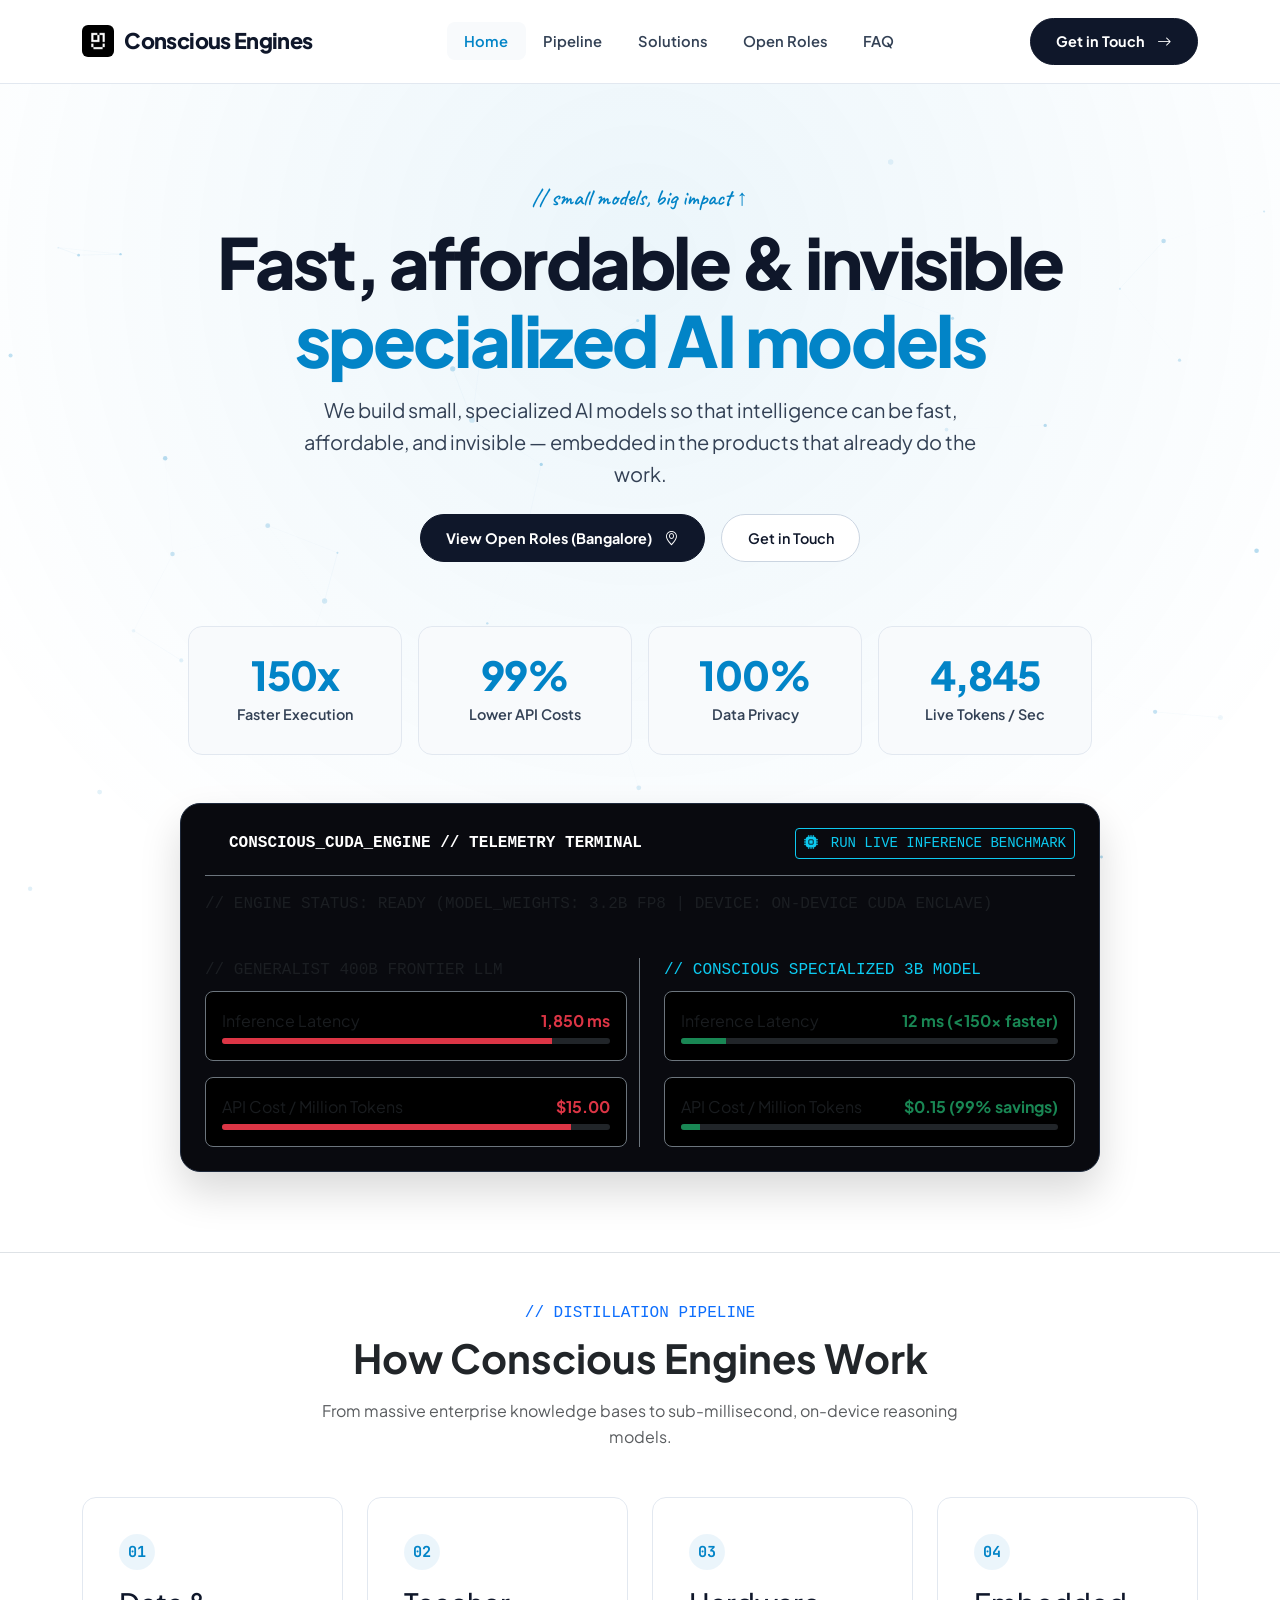
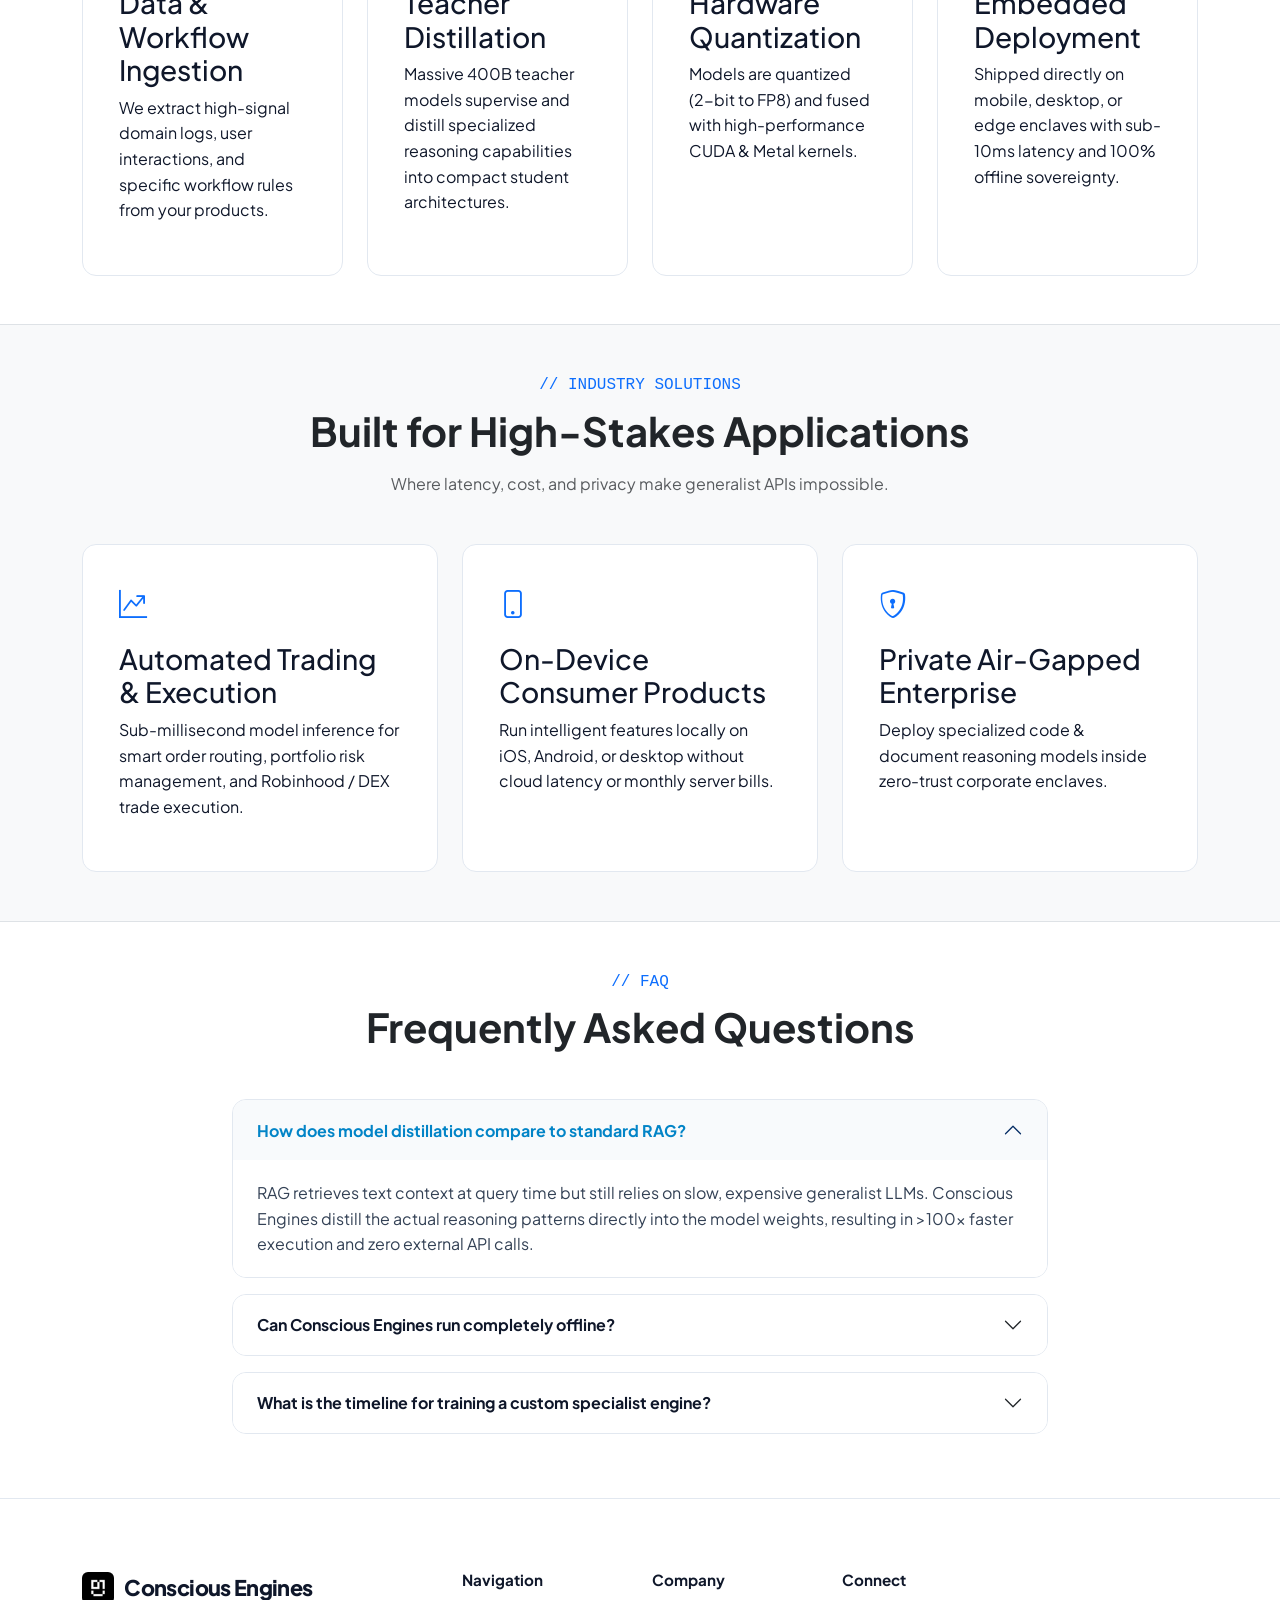
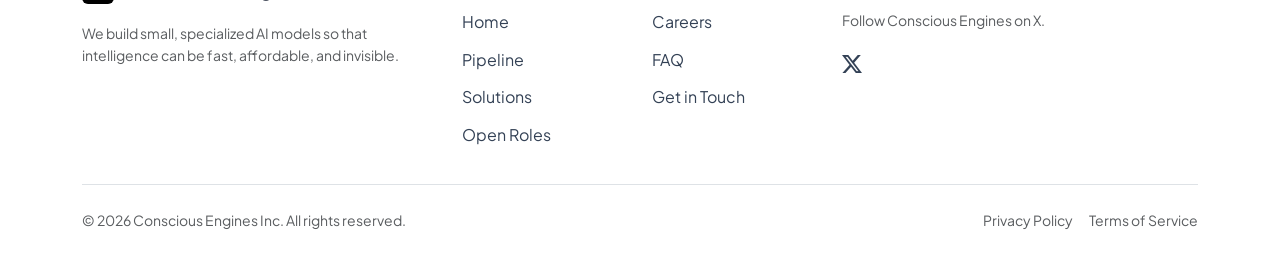
<file: index.html>
<!DOCTYPE html>
<html lang="en">

<head>
    <meta charset="UTF-8">
    <meta name="viewport" content="width=device-width, initial-scale=1.0">
    <title>Conscious Engines | Small, Specialized AI Models</title>
    <meta name="description" content="We build small, specialized AI models so that intelligence can be fast, affordable, and invisible — embedded in the products that already do the work.">

    <!-- Favicon -->
    <link rel="icon" type="image/x-icon" href="favicon.ico">
    <link rel="shortcut icon" type="image/x-icon" href="favicon.ico">
    <link rel="icon" type="image/png" sizes="32x32" href="favicon.png">
    <link rel="apple-touch-icon" href="logo.png">

    <!-- Fonts & Icons -->
    <link rel="preconnect" href="https://fonts.googleapis.com">
    <link rel="preconnect" href="https://fonts.gstatic.com" crossorigin>
    <link href="https://fonts.googleapis.com/css2?family=Caveat:wght@400;600;700&family=Plus+Jakarta+Sans:wght@400;500;600;700;800&family=JetBrains+Mono:wght@400;500;600&display=swap" rel="stylesheet">
    <link href="https://cdn.jsdelivr.net/npm/bootstrap@5.3.0/dist/css/bootstrap.min.css" rel="stylesheet">
    <link rel="stylesheet" href="https://cdn.jsdelivr.net/npm/bootstrap-icons@1.11.3/font/bootstrap-icons.min.css">
    
    <!-- Custom CSS -->
    <link rel="stylesheet" href="styles.css">
</head>

<body>
    <!-- Futuristic Minimalist Top Loading Progress Bar -->
    <div id="ceTopLoader"></div>

    <!-- Floating Ambient Particle Canvas -->
    <canvas id="particleCanvas"></canvas>

    <!-- Navigation Bar -->
    <nav class="navbar navbar-expand-lg">
        <div class="container">
            <a class="navbar-brand" href="index.html">
                <img src="logo.png" alt="Conscious Engines Logo" class="logo-img">
                <span>Conscious Engines</span>
            </a>
            <button class="navbar-toggler border-0" type="button" data-bs-toggle="collapse" data-bs-target="#navbarMain">
                <span class="navbar-toggler-icon"></span>
            </button>
            <div class="collapse navbar-collapse" id="navbarMain">
                <ul class="navbar-nav mx-auto">
                    <li class="nav-item">
                        <a class="nav-link active" href="index.html">Home</a>
                    </li>
                    <li class="nav-item">
                        <a class="nav-link" href="#pipeline">Pipeline</a>
                    </li>
                    <li class="nav-item">
                        <a class="nav-link" href="#solutions">Solutions</a>
                    </li>
                    <li class="nav-item">
                        <a class="nav-link" href="careers.html">Open Roles</a>
                    </li>
                    <li class="nav-item">
                        <a class="nav-link" href="#faq">FAQ</a>
                    </li>
                </ul>
                <div class="d-flex align-items-center gap-3">
                    <button class="btn-ce-primary" data-bs-toggle="modal" data-bs-target="#touchModal">
                        Get in Touch <i class="bi bi-arrow-right ms-1"></i>
                    </button>
                </div>
            </div>
        </div>
    </nav>

    <main>
        <!-- Hero Section -->
        <section class="hero-section text-center">
            <div class="container">
                <div class="mb-2">
                    <span class="hand-note">// small models, big impact &uarr;</span>
                </div>
                <h1 class="hero-title mb-3">
                    Fast, affordable &amp; invisible <br><span style="color: #0284c7;">specialized AI models</span>
                </h1>
                <p class="hero-lead mb-4">
                    We build small, specialized AI models so that intelligence can be fast, affordable, and invisible — embedded in the products that already do the work.
                </p>
                <div class="d-flex justify-content-center gap-3 mb-5">
                    <a href="careers.html" class="btn-ce-primary">
                        View Open Roles (Bangalore) <i class="bi bi-geo-alt ms-1"></i>
                    </a>
                    <button class="btn-ce-outline" data-bs-toggle="modal" data-bs-target="#touchModal">
                        Get in Touch
                    </button>
                </div>

                <!-- Impact Metrics Bar -->
                <div class="row g-3 justify-content-center mb-5" style="max-width: 920px; margin: 0 auto;">
                    <div class="col-6 col-md-3">
                        <div class="stat-box">
                            <div class="stat-number">150x</div>
                            <div class="stat-label">Faster Execution</div>
                        </div>
                    </div>
                    <div class="col-6 col-md-3">
                        <div class="stat-box">
                            <div class="stat-number">99%</div>
                            <div class="stat-label">Lower API Costs</div>
                        </div>
                    </div>
                    <div class="col-6 col-md-3">
                        <div class="stat-box">
                            <div class="stat-number">100%</div>
                            <div class="stat-label">Data Privacy</div>
                        </div>
                    </div>
                    <div class="col-6 col-md-3">
                        <div class="stat-box">
                            <div class="stat-number"><span id="liveTokenSpeed">4,820</span></div>
                            <div class="stat-label">Live Tokens / Sec</div>
                        </div>
                    </div>
                </div>

                <!-- Brutal Engine Interactive Terminal Benchmark -->
                <div class="engine-terminal p-4 text-start mx-auto" style="max-width: 920px;">
                    <div class="d-flex align-items-center justify-content-between pb-3 mb-3 border-bottom border-secondary">
                        <div class="d-flex align-items-center gap-2 font-monospace fs-6">
                            <span class="spinner-grow spinner-grow-sm text-info" role="status"></span>
                            <span class="text-white fw-bold">CONSCIOUS_CUDA_ENGINE // TELEMETRY TERMINAL</span>
                        </div>
                        <button id="runBenchBtn" class="btn btn-outline-info btn-sm font-monospace">
                            <i class="bi bi-cpu-fill me-1"></i> RUN LIVE INFERENCE BENCHMARK
                        </button>
                    </div>

                    <div id="benchLog" class="font-monospace fs-6 text-muted mb-3" style="min-height: 50px;">
                        // ENGINE STATUS: READY (MODEL_WEIGHTS: 3.2B FP8 | DEVICE: ON-DEVICE CUDA ENCLAVE)
                    </div>

                    <div class="row g-4">
                        <div class="col-md-6 border-end border-secondary">
                            <div class="text-muted font-monospace fs-6 mb-2">// GENERALIST 400B FRONTIER LLM</div>
                            <div class="p-3 rounded-3 bg-black border border-secondary mb-3">
                                <div class="d-flex justify-content-between text-muted fs-6 mb-1">
                                    <span>Inference Latency</span>
                                    <span class="text-danger fw-bold">1,850 ms</span>
                                </div>
                                <div class="progress bg-dark" style="height: 6px;">
                                    <div class="progress-bar bg-danger" style="width: 85%;"></div>
                                </div>
                            </div>
                            <div class="p-3 rounded-3 bg-black border border-secondary">
                                <div class="d-flex justify-content-between text-muted fs-6 mb-1">
                                    <span>API Cost / Million Tokens</span>
                                    <span class="text-danger fw-bold">$15.00</span>
                                </div>
                                <div class="progress bg-dark" style="height: 6px;">
                                    <div class="progress-bar bg-danger" style="width: 90%;"></div>
                                </div>
                            </div>
                        </div>

                        <div class="col-md-6 ps-md-4">
                            <div class="text-info font-monospace fs-6 mb-2" style="color: #38bdf8;">// CONSCIOUS SPECIALIZED 3B MODEL</div>
                            <div class="p-3 rounded-3 bg-black border border-secondary mb-3">
                                <div class="d-flex justify-content-between text-muted fs-6 mb-1">
                                    <span>Inference Latency</span>
                                    <span class="text-success fw-bold">12 ms (&lt;150x faster)</span>
                                </div>
                                <div class="progress bg-dark" style="height: 6px;">
                                    <div class="progress-bar bg-success" style="width: 12%;"></div>
                                </div>
                            </div>
                            <div class="p-3 rounded-3 bg-black border border-secondary">
                                <div class="d-flex justify-content-between text-muted fs-6 mb-1">
                                    <span>API Cost / Million Tokens</span>
                                    <span class="text-success fw-bold">$0.15 (99% savings)</span>
                                </div>
                                <div class="progress bg-dark" style="height: 6px;">
                                    <div class="progress-bar bg-success" style="width: 5%;"></div>
                                </div>
                            </div>
                        </div>
                    </div>
                </div>
            </div>
        </section>

        <!-- The Conscious Pipeline (How It Works) -->
        <section class="py-5 border-top border-bottom border-slate-200 bg-white" id="pipeline">
            <div class="container">
                <div class="text-center mb-5">
                    <span class="text-primary font-monospace fs-6 text-uppercase d-block mb-2" style="color: #0284c7;">// DISTILLATION PIPELINE</span>
                    <h2 class="display-6 fw-bold text-dark mb-3">How Conscious Engines Work</h2>
                    <p class="text-muted mx-auto" style="max-width: 640px;">
                        From massive enterprise knowledge bases to sub-millisecond, on-device reasoning models.
                    </p>
                </div>

                <div class="row g-4">
                    <div class="col-lg-3 col-md-6">
                        <div class="ce-card">
                            <div class="step-number">01</div>
                            <h3>Data &amp; Workflow Ingestion</h3>
                            <p>We extract high-signal domain logs, user interactions, and specific workflow rules from your products.</p>
                        </div>
                    </div>
                    <div class="col-lg-3 col-md-6">
                        <div class="ce-card">
                            <div class="step-number">02</div>
                            <h3>Teacher Distillation</h3>
                            <p>Massive 400B teacher models supervise and distill specialized reasoning capabilities into compact student architectures.</p>
                        </div>
                    </div>
                    <div class="col-lg-3 col-md-6">
                        <div class="ce-card">
                            <div class="step-number">03</div>
                            <h3>Hardware Quantization</h3>
                            <p>Models are quantized (2-bit to FP8) and fused with high-performance CUDA &amp; Metal kernels.</p>
                        </div>
                    </div>
                    <div class="col-lg-3 col-md-6">
                        <div class="ce-card">
                            <div class="step-number">04</div>
                            <h3>Embedded Deployment</h3>
                            <p>Shipped directly on mobile, desktop, or edge enclaves with sub-10ms latency and 100% offline sovereignty.</p>
                        </div>
                    </div>
                </div>
            </div>
        </section>

        <!-- Use-Cases & Industry Solutions -->
        <section class="py-5 border-bottom border-slate-200 bg-light" id="solutions">
            <div class="container">
                <div class="text-center mb-5">
                    <span class="text-primary font-monospace fs-6 text-uppercase d-block mb-2" style="color: #0284c7;">// INDUSTRY SOLUTIONS</span>
                    <h2 class="display-6 fw-bold text-dark mb-3">Built for High-Stakes Applications</h2>
                    <p class="text-muted mx-auto" style="max-width: 640px;">
                        Where latency, cost, and privacy make generalist APIs impossible.
                    </p>
                </div>

                <div class="row g-4">
                    <div class="col-lg-4 col-md-6">
                        <div class="ce-card">
                            <div class="mb-3 text-primary fs-3" style="color: #0284c7;"><i class="bi bi-graph-up-arrow"></i></div>
                            <h3>Automated Trading &amp; Execution</h3>
                            <p>Sub-millisecond model inference for smart order routing, portfolio risk management, and Robinhood / DEX trade execution.</p>
                        </div>
                    </div>
                    <div class="col-lg-4 col-md-6">
                        <div class="ce-card">
                            <div class="mb-3 text-primary fs-3" style="color: #0284c7;"><i class="bi bi-phone"></i></div>
                            <h3>On-Device Consumer Products</h3>
                            <p>Run intelligent features locally on iOS, Android, or desktop without cloud latency or monthly server bills.</p>
                        </div>
                    </div>
                    <div class="col-lg-4 col-md-6">
                        <div class="ce-card">
                            <div class="mb-3 text-primary fs-3" style="color: #0284c7;"><i class="bi bi-shield-lock"></i></div>
                            <h3>Private Air-Gapped Enterprise</h3>
                            <p>Deploy specialized code &amp; document reasoning models inside zero-trust corporate enclaves.</p>
                        </div>
                    </div>
                </div>
            </div>
        </section>

        <!-- Frequently Asked Questions (FAQ) -->
        <section class="py-5 bg-white" id="faq">
            <div class="container" style="max-width: 840px;">
                <div class="text-center mb-5">
                    <span class="text-primary font-monospace fs-6 text-uppercase d-block mb-2" style="color: #0284c7;">// FAQ</span>
                    <h2 class="display-6 fw-bold text-dark mb-3">Frequently Asked Questions</h2>
                </div>

                <div class="accordion" id="faqAccordion">
                    <div class="accordion-item">
                        <h2 class="accordion-header">
                            <button class="accordion-button" type="button" data-bs-toggle="collapse" data-bs-target="#faq1">
                                How does model distillation compare to standard RAG?
                            </button>
                        </h2>
                        <div id="faq1" class="accordion-collapse collapse show" data-bs-parent="#faqAccordion">
                            <div class="accordion-body">
                                RAG retrieves text context at query time but still relies on slow, expensive generalist LLMs. Conscious Engines distill the actual reasoning patterns directly into the model weights, resulting in &gt;100x faster execution and zero external API calls.
                            </div>
                        </div>
                    </div>

                    <div class="accordion-item">
                        <h2 class="accordion-header">
                            <button class="accordion-button collapsed" type="button" data-bs-toggle="collapse" data-bs-target="#faq2">
                                Can Conscious Engines run completely offline?
                            </button>
                        </h2>
                        <div id="faq2" class="accordion-collapse collapse" data-bs-parent="#faqAccordion">
                            <div class="accordion-body">
                                Yes. Our quantized small models (1B to 7B parameters) are engineered for edge deployment on Apple Silicon, NVIDIA Jetson, Android SOCs, or isolated corporate servers without needing internet connectivity.
                            </div>
                        </div>
                    </div>

                    <div class="accordion-item">
                        <h2 class="accordion-header">
                            <button class="accordion-button collapsed" type="button" data-bs-toggle="collapse" data-bs-target="#faq3">
                                What is the timeline for training a custom specialist engine?
                            </button>
                        </h2>
                        <div id="faq3" class="accordion-collapse collapse" data-bs-parent="#faqAccordion">
                            <div class="accordion-body">
                                Typically 1 to 3 weeks from dataset ingestion and teacher distillation to final CUDA kernel fusion and production deployment.
                            </div>
                        </div>
                    </div>
                </div>
            </div>
        </section>
    </main>

    <!-- Footer -->
    <footer id="contact">
        <div class="container">
            <div class="row g-4 mb-4">
                <div class="col-lg-4">
                    <a class="navbar-brand text-dark mb-3" href="index.html">
                        <img src="logo.png" alt="Conscious Engines Logo" class="logo-img">
                        <span>Conscious Engines</span>
                    </a>
                    <p class="text-muted small pe-lg-4">
                        We build small, specialized AI models so that intelligence can be fast, affordable, and invisible.
                    </p>
                </div>
                <div class="col-6 col-lg-2">
                    <h5>Navigation</h5>
                    <ul>
                        <li><a href="index.html">Home</a></li>
                        <li><a href="#pipeline">Pipeline</a></li>
                        <li><a href="#solutions">Solutions</a></li>
                        <li><a href="careers.html">Open Roles</a></li>
                    </ul>
                </div>
                <div class="col-6 col-lg-2">
                    <h5>Company</h5>
                    <ul>
                        <li><a href="careers.html">Careers</a></li>
                        <li><a href="#faq">FAQ</a></li>
                        <li><a href="#" data-bs-toggle="modal" data-bs-target="#touchModal">Get in Touch</a></li>
                    </ul>
                </div>
                <div class="col-lg-4">
                    <h5>Connect</h5>
                    <p class="text-muted small">Follow Conscious Engines on X.</p>
                    <div class="d-flex gap-3 fs-5">
                        <a href="https://x.com/c_engines" target="_blank" title="X @c_engines"><i class="bi bi-twitter-x"></i></a>
                    </div>
                </div>
            </div>

            <div class="border-top border-slate-200 pt-4 d-flex flex-column flex-md-row justify-content-between align-items-center gap-3">
                <p class="mb-0 text-muted small">&copy; 2026 Conscious Engines Inc. All rights reserved.</p>
                <div class="d-flex gap-3">
                    <a href="#" class="text-muted small">Privacy Policy</a>
                    <a href="#" class="text-muted small">Terms of Service</a>
                </div>
            </div>
        </div>
    </footer>

    <!-- Get in Touch Modal Drawer -->
    <div class="modal fade" id="touchModal" tabindex="-1" aria-hidden="true">
        <div class="modal-dialog modal-dialog-centered">
            <div class="modal-content p-2">
                <div class="modal-header border-bottom border-slate-200">
                    <h5 class="modal-title fw-bold text-dark"><i class="bi bi-cpu text-primary me-2" style="color: #0284c7;"></i> Contact Conscious Engines</h5>
                    <button type="button" class="btn-close" data-bs-dismiss="modal" aria-label="Close"></button>
                </div>
                <div class="modal-body p-4">
                    <form onsubmit="event.preventDefault(); alert('Inquiry received! The Conscious Engines team will contact you shortly.'); bootstrap.Modal.getInstance(document.getElementById('touchModal')).hide();">
                        <div class="mb-3">
                            <label class="form-label text-muted fs-6">Full Name</label>
                            <input type="text" class="form-control" placeholder="John Doe" required>
                        </div>
                        <div class="mb-3">
                            <label class="form-label text-muted fs-6">Work Email</label>
                            <input type="email" class="form-control" placeholder="john@company.com" required>
                        </div>
                        <div class="mb-3">
                            <label class="form-label text-muted fs-6">Focus Area</label>
                            <select class="form-select">
                                <option selected>Model Distillation &amp; Compression</option>
                                <option>Edge &amp; On-Device Inference</option>
                                <option>Specialized Enterprise AI</option>
                                <option>Careers &amp; Engineering</option>
                            </select>
                        </div>
                        <button type="submit" class="btn-ce-primary w-100 py-3 mt-2 justify-content-center">
                            Submit Request <i class="bi bi-send ms-1"></i>
                        </button>
                    </form>
                </div>
            </div>
        </div>
    </div>

    <!-- Bootstrap JS & Engine Scripts -->
    <script src="https://cdn.jsdelivr.net/npm/bootstrap@5.3.0/dist/js/bootstrap.bundle.min.js"></script>
    <script src="scripts.js"></script>
</body>
</html>
</file>
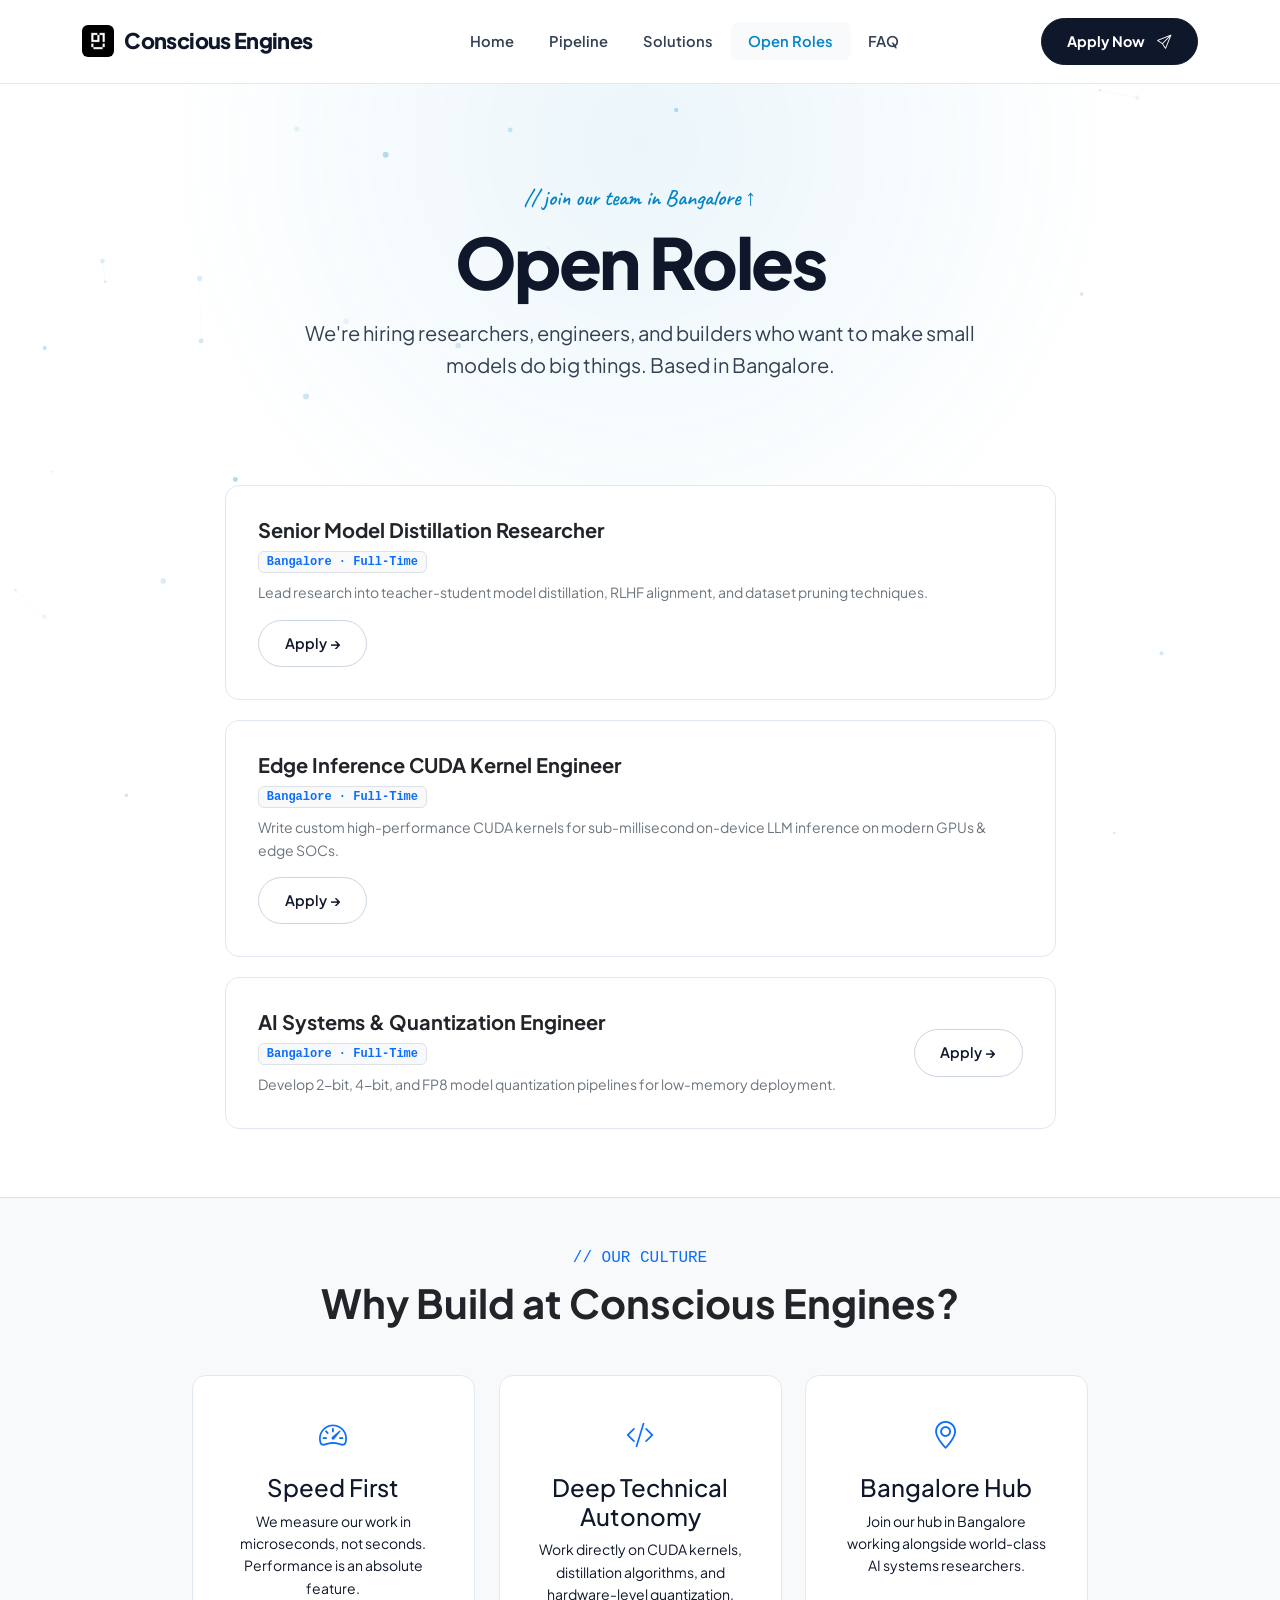
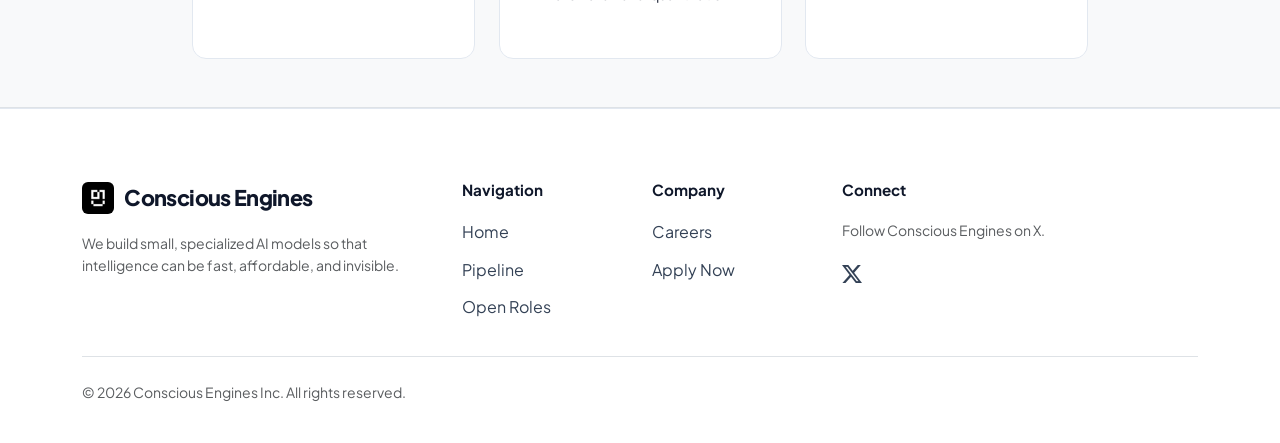
<file: careers.html>
<!DOCTYPE html>
<html lang="en">

<head>
    <meta charset="UTF-8">
    <meta name="viewport" content="width=device-width, initial-scale=1.0">
    <title>Conscious Engines · Open Roles</title>
    <meta name="description" content="We're hiring researchers, engineers, and builders who want to make small models do big things. Based in Bangalore.">

    <!-- Favicon -->
    <link rel="icon" type="image/x-icon" href="favicon.ico">
    <link rel="shortcut icon" type="image/x-icon" href="favicon.ico">
    <link rel="icon" type="image/png" sizes="32x32" href="favicon.png">
    <link rel="apple-touch-icon" href="logo.png">

    <!-- Fonts & Icons -->
    <link rel="preconnect" href="https://fonts.googleapis.com">
    <link rel="preconnect" href="https://fonts.gstatic.com" crossorigin>
    <link href="https://fonts.googleapis.com/css2?family=Caveat:wght@400;600;700&family=Plus+Jakarta+Sans:wght@400;500;600;700;800&family=JetBrains+Mono:wght@400;500;600&display=swap" rel="stylesheet">
    <link href="https://cdn.jsdelivr.net/npm/bootstrap@5.3.0/dist/css/bootstrap.min.css" rel="stylesheet">
    <link rel="stylesheet" href="https://cdn.jsdelivr.net/npm/bootstrap-icons@1.11.3/font/bootstrap-icons.min.css">
    
    <!-- Custom CSS -->
    <link rel="stylesheet" href="styles.css">
</head>

<body>
    <!-- Futuristic Minimalist Top Loading Progress Bar -->
    <div id="ceTopLoader"></div>

    <!-- Floating Ambient Particle Canvas -->
    <canvas id="particleCanvas"></canvas>

    <!-- Navigation Bar -->
    <nav class="navbar navbar-expand-lg">
        <div class="container">
            <a class="navbar-brand" href="index.html">
                <img src="logo.png" alt="Conscious Engines Logo" class="logo-img">
                <span>Conscious Engines</span>
            </a>
            <button class="navbar-toggler border-0" type="button" data-bs-toggle="collapse" data-bs-target="#navbarMain">
                <span class="navbar-toggler-icon"></span>
            </button>
            <div class="collapse navbar-collapse" id="navbarMain">
                <ul class="navbar-nav mx-auto">
                    <li class="nav-item">
                        <a class="nav-link" href="index.html">Home</a>
                    </li>
                    <li class="nav-item">
                        <a class="nav-link" href="index.html#pipeline">Pipeline</a>
                    </li>
                    <li class="nav-item">
                        <a class="nav-link" href="index.html#solutions">Solutions</a>
                    </li>
                    <li class="nav-item">
                        <a class="nav-link active" href="careers.html">Open Roles</a>
                    </li>
                    <li class="nav-item">
                        <a class="nav-link" href="index.html#faq">FAQ</a>
                    </li>
                </ul>
                <div class="d-flex align-items-center gap-3">
                    <button class="btn-ce-primary" data-bs-toggle="modal" data-bs-target="#applyModal">
                        Apply Now <i class="bi bi-send ms-1"></i>
                    </button>
                </div>
            </div>
        </div>
    </nav>

    <main>
        <!-- Careers Hero Section -->
        <section class="hero-section text-center">
            <div class="container">
                <div class="mb-2">
                    <span class="hand-note">// join our team in Bangalore &uarr;</span>
                </div>
                <h1 class="hero-title mb-3">Open Roles</h1>
                <p class="hero-lead mb-4">
                    We're hiring researchers, engineers, and builders who want to make small models do big things. Based in Bangalore.
                </p>
            </div>
        </section>

        <!-- Open Roles List -->
        <section class="pb-5">
            <div class="container">
                <div class="row justify-content-center">
                    <div class="col-lg-9">
                        <div class="job-item d-flex justify-content-between align-items-center flex-wrap gap-3">
                            <div>
                                <h3 class="h5 fw-bold mb-1 text-dark">Senior Model Distillation Researcher</h3>
                                <div class="badge bg-light text-primary font-monospace border border-slate-200 mb-2">Bangalore &middot; Full-Time</div>
                                <p class="text-secondary small mb-0">Lead research into teacher-student model distillation, RLHF alignment, and dataset pruning techniques.</p>
                            </div>
                            <button class="btn-ce-outline" data-bs-toggle="modal" data-bs-target="#applyModal">
                                Apply &rarr;
                            </button>
                        </div>

                        <div class="job-item d-flex justify-content-between align-items-center flex-wrap gap-3">
                            <div>
                                <h3 class="h5 fw-bold mb-1 text-dark">Edge Inference CUDA Kernel Engineer</h3>
                                <div class="badge bg-light text-primary font-monospace border border-slate-200 mb-2">Bangalore &middot; Full-Time</div>
                                <p class="text-secondary small mb-0">Write custom high-performance CUDA kernels for sub-millisecond on-device LLM inference on modern GPUs &amp; edge SOCs.</p>
                            </div>
                            <button class="btn-ce-outline" data-bs-toggle="modal" data-bs-target="#applyModal">
                                Apply &rarr;
                            </button>
                        </div>

                        <div class="job-item d-flex justify-content-between align-items-center flex-wrap gap-3">
                            <div>
                                <h3 class="h5 fw-bold mb-1 text-dark">AI Systems &amp; Quantization Engineer</h3>
                                <div class="badge bg-light text-primary font-monospace border border-slate-200 mb-2">Bangalore &middot; Full-Time</div>
                                <p class="text-secondary small mb-0">Develop 2-bit, 4-bit, and FP8 model quantization pipelines for low-memory deployment.</p>
                            </div>
                            <button class="btn-ce-outline" data-bs-toggle="modal" data-bs-target="#applyModal">
                                Apply &rarr;
                            </button>
                        </div>
                    </div>
                </div>
            </div>
        </section>

        <!-- Engineering Culture & Values -->
        <section class="py-5 bg-light border-top border-bottom border-slate-200">
            <div class="container" style="max-width: 920px;">
                <div class="text-center mb-5">
                    <span class="text-primary font-monospace fs-6 text-uppercase d-block mb-2" style="color: #0284c7;">// OUR CULTURE</span>
                    <h2 class="display-6 fw-bold text-dark mb-3">Why Build at Conscious Engines?</h2>
                </div>

                <div class="row g-4">
                    <div class="col-md-4">
                        <div class="ce-card text-center">
                            <div class="mb-3 text-primary fs-3" style="color: #0284c7;"><i class="bi bi-speedometer2"></i></div>
                            <h4>Speed First</h4>
                            <p class="small">We measure our work in microseconds, not seconds. Performance is an absolute feature.</p>
                        </div>
                    </div>
                    <div class="col-md-4">
                        <div class="ce-card text-center">
                            <div class="mb-3 text-primary fs-3" style="color: #0284c7;"><i class="bi bi-code-slash"></i></div>
                            <h4>Deep Technical Autonomy</h4>
                            <p class="small">Work directly on CUDA kernels, distillation algorithms, and hardware-level quantization.</p>
                        </div>
                    </div>
                    <div class="col-md-4">
                        <div class="ce-card text-center">
                            <div class="mb-3 text-primary fs-3" style="color: #0284c7;"><i class="bi bi-geo-alt"></i></div>
                            <h4>Bangalore Hub</h4>
                            <p class="small">Join our hub in Bangalore working alongside world-class AI systems researchers.</p>
                        </div>
                    </div>
                </div>
            </div>
        </section>
    </main>

    <!-- Footer -->
    <footer id="contact">
        <div class="container">
            <div class="row g-4 mb-4">
                <div class="col-lg-4">
                    <a class="navbar-brand text-dark mb-3" href="index.html">
                        <img src="logo.png" alt="Conscious Engines Logo" class="logo-img">
                        <span>Conscious Engines</span>
                    </a>
                    <p class="text-muted small pe-lg-4">
                        We build small, specialized AI models so that intelligence can be fast, affordable, and invisible.
                    </p>
                </div>
                <div class="col-6 col-lg-2">
                    <h5>Navigation</h5>
                    <ul>
                        <li><a href="index.html">Home</a></li>
                        <li><a href="index.html#pipeline">Pipeline</a></li>
                        <li><a href="careers.html">Open Roles</a></li>
                    </ul>
                </div>
                <div class="col-6 col-lg-2">
                    <h5>Company</h5>
                    <ul>
                        <li><a href="careers.html">Careers</a></li>
                        <li><a href="#" data-bs-toggle="modal" data-bs-target="#applyModal">Apply Now</a></li>
                    </ul>
                </div>
                <div class="col-lg-4">
                    <h5>Connect</h5>
                    <p class="text-muted small">Follow Conscious Engines on X.</p>
                    <div class="d-flex gap-3 fs-5">
                        <a href="https://x.com/c_engines" target="_blank" title="X @c_engines"><i class="bi bi-twitter-x"></i></a>
                    </div>
                </div>
            </div>

            <div class="border-top border-slate-200 pt-4 d-flex flex-column flex-md-row justify-content-between align-items-center gap-3">
                <p class="mb-0 text-muted small">&copy; 2026 Conscious Engines Inc. All rights reserved.</p>
            </div>
        </div>
    </footer>

    <!-- Application Modal -->
    <div class="modal fade" id="applyModal" tabindex="-1" aria-hidden="true">
        <div class="modal-dialog modal-dialog-centered">
            <div class="modal-content p-2">
                <div class="modal-header border-bottom border-slate-200">
                    <h5 class="modal-title fw-bold text-dark"><i class="bi bi-briefcase text-primary me-2" style="color: #0284c7;"></i> Apply to Conscious Engines (Bangalore)</h5>
                    <button type="button" class="btn-close" data-bs-dismiss="modal" aria-label="Close"></button>
                </div>
                <div class="modal-body p-4">
                    <form onsubmit="event.preventDefault(); alert('Application submitted! The team will review your resume shortly.'); bootstrap.Modal.getInstance(document.getElementById('applyModal')).hide();">
                        <div class="mb-3">
                            <label class="form-label text-muted fs-6">Full Name</label>
                            <input type="text" class="form-control" placeholder="John Doe" required>
                        </div>
                        <div class="mb-3">
                            <label class="form-label text-muted fs-6">Email Address</label>
                            <input type="email" class="form-control" placeholder="john@domain.com" required>
                        </div>
                        <div class="mb-3">
                            <label class="form-label text-muted fs-6">LinkedIn / GitHub Profile</label>
                            <input type="url" class="form-control" placeholder="https://github.com/username" required>
                        </div>
                        <div class="mb-3">
                            <label class="form-label text-muted fs-6">Target Role</label>
                            <select class="form-select">
                                <option selected>Senior Model Distillation Researcher</option>
                                <option>Edge Inference CUDA Kernel Engineer</option>
                                <option>AI Systems &amp; Quantization Engineer</option>
                            </select>
                        </div>
                        <button type="submit" class="btn-ce-primary w-100 py-3 mt-2 justify-content-center">
                            Submit Application <i class="bi bi-send ms-1"></i>
                        </button>
                    </form>
                </div>
            </div>
        </div>
    </div>

    <!-- Bootstrap JS & Engine Scripts -->
    <script src="https://cdn.jsdelivr.net/npm/bootstrap@5.3.0/dist/js/bootstrap.bundle.min.js"></script>
    <script src="scripts.js"></script>
</body>
</html>
</file>
<file: styles.css>
/*
 * Conscious Engines — 3D, Particles, Parallax & Futuristic Minimalist Loading
 */

:root {
    --bg-main: #ffffff;
    --bg-surface: #f8fafc;
    --bg-dark-engine: #090a0f;
    --bg-card: #ffffff;

    --border-color: #e2e8f0;
    --border-dark: #cbd5e1;

    --text-primary: #0f172a;
    --text-secondary: #334155;
    --text-muted: #64748b;
    
    --brand-blue: #0284c7;

    --font-sans: 'Plus Jakarta Sans', -apple-system, BlinkMacSystemFont, sans-serif;
    --font-mono: 'JetBrains Mono', monospace;
    --font-hand: 'Caveat', cursive;

    --radius-sm: 8px;
    --radius-md: 14px;
    --radius-lg: 20px;
    --radius-pill: 9999px;
}

*, *::before, *::after {
    box-sizing: border-box;
    margin: 0;
    padding: 0;
}

html, body {
    background-color: var(--bg-main);
    color: var(--text-primary);
    font-family: var(--font-sans);
    line-height: 1.6;
    min-height: 100vh;
    display: flex;
    flex-direction: column;
}

main {
    flex: 1;
    position: relative;
    z-index: 10;
}

/* Futuristic Minimalist Top Loading Progress Bar */
#ceTopLoader {
    position: fixed;
    top: 0;
    left: 0;
    width: 0%;
    height: 3px;
    background: linear-gradient(90deg, #0284c7, #38bdf8, #0284c7);
    box-shadow: 0 0 10px rgba(56, 189, 248, 0.8), 0 0 20px rgba(2, 132, 199, 0.5);
    z-index: 99999;
    transition: width 0.4s cubic-bezier(0.16, 1, 0.3, 1), opacity 0.4s ease;
}

#ceTopLoader.loaded {
    width: 100%;
    opacity: 0;
}

/* Floating Ambient Particle Canvas */
#particleCanvas {
    position: fixed;
    top: 0;
    left: 0;
    width: 100vw;
    height: 100vh;
    pointer-events: none;
    z-index: 1;
    opacity: 0.6;
}

/* Handwritten Note Accent */
.hand-note {
    font-family: var(--font-hand);
    color: var(--brand-blue);
    font-size: 1.4rem;
    font-weight: 600;
    display: inline-block;
    transition: transform 0.1s ease-out;
}

/* Navbar */
.navbar {
    background-color: rgba(255, 255, 255, 0.92);
    backdrop-filter: blur(20px);
    -webkit-backdrop-filter: blur(20px);
    border-bottom: 1px solid var(--border-color);
    padding: 1.1rem 0;
    z-index: 1000;
}

.navbar-brand {
    font-weight: 800;
    font-size: 1.35rem;
    color: var(--text-primary) !important;
    letter-spacing: -0.03em;
    display: flex;
    align-items: center;
    gap: 0.65rem;
    text-decoration: none;
}

.navbar-brand img.logo-img {
    height: 32px;
    width: 32px;
    border-radius: 6px;
    object-fit: contain;
}

.nav-link {
    font-weight: 600;
    color: var(--text-secondary) !important;
    font-size: 0.92rem;
    padding: 0.45rem 1.1rem !important;
    transition: all 0.2s ease;
    text-decoration: none;
    border-radius: var(--radius-sm);
}

.nav-link:hover, .nav-link.active {
    color: var(--brand-blue) !important;
    background-color: var(--bg-surface);
}

/* Micro-Interaction Buttons */
.btn-ce-primary {
    background: var(--text-primary);
    color: #ffffff !important;
    font-weight: 700;
    font-size: 0.9rem;
    padding: 0.7rem 1.6rem;
    border-radius: var(--radius-pill);
    border: 1px solid var(--text-primary);
    transition: all 0.25s cubic-bezier(0.16, 1, 0.3, 1);
    text-decoration: none;
    display: inline-flex;
    align-items: center;
    gap: 0.5rem;
    cursor: pointer;
}

.btn-ce-primary:hover {
    background: #1e293b;
    border-color: #1e293b;
    transform: translateY(-3px) scale(1.02);
    box-shadow: 0 8px 20px rgba(15, 23, 42, 0.2);
}

.btn-ce-primary:active {
    transform: translateY(0) scale(0.98);
}

.btn-ce-outline {
    background: #ffffff;
    border: 1px solid var(--border-dark);
    color: var(--text-primary) !important;
    font-weight: 600;
    font-size: 0.9rem;
    padding: 0.7rem 1.6rem;
    border-radius: var(--radius-pill);
    transition: all 0.25s cubic-bezier(0.16, 1, 0.3, 1);
    text-decoration: none;
    display: inline-flex;
    align-items: center;
    gap: 0.5rem;
    cursor: pointer;
}

.btn-ce-outline:hover {
    background: var(--bg-surface);
    border-color: var(--brand-blue);
    color: var(--brand-blue) !important;
    transform: translateY(-3px) scale(1.02);
    box-shadow: 0 8px 20px rgba(2, 132, 199, 0.12);
}

.btn-ce-outline:active {
    transform: translateY(0) scale(0.98);
}

/* Hero Section & Parallax */
.hero-section {
    padding: 6rem 0 5rem;
    background: radial-gradient(circle at 50% 15%, rgba(2, 132, 199, 0.08) 0%, transparent 65%);
}

.hero-title {
    font-size: clamp(2.6rem, 5.5vw, 4.5rem);
    font-weight: 800;
    letter-spacing: -0.035em;
    line-height: 1.1;
    color: var(--text-primary);
    transition: transform 0.1s ease-out;
}

.hero-lead {
    font-size: 1.25rem;
    color: var(--text-secondary);
    max-width: 720px;
    margin: 0 auto;
}

/* Brutal Engine Terminal Visualizer */
.engine-terminal {
    background-color: var(--bg-dark-engine);
    border: 1px solid #1e293b;
    border-radius: var(--radius-lg);
    color: #e2e8f0;
    box-shadow: 0 20px 40px rgba(0, 0, 0, 0.15);
}

/* Impact Stat Box & 3D Tilt */
.stat-box {
    background: var(--bg-surface);
    border: 1px solid var(--border-color);
    border-radius: var(--radius-md);
    padding: 1.75rem;
    text-align: center;
    will-change: transform;
    transition: transform 0.15s ease-out, border-color 0.25s ease, box-shadow 0.25s ease;
}

.stat-box:hover {
    border-color: var(--brand-blue);
    box-shadow: 0 10px 25px rgba(2, 132, 199, 0.1);
}

.stat-number {
    font-size: 2.5rem;
    font-weight: 800;
    color: var(--brand-blue);
    letter-spacing: -0.03em;
    line-height: 1;
}

.stat-label {
    font-size: 0.9rem;
    color: var(--text-secondary);
    font-weight: 600;
    margin-top: 0.5rem;
}

/* 3D Tilt Cards */
.ce-card {
    background: var(--bg-card);
    border: 1px solid var(--border-color);
    border-radius: var(--radius-md);
    padding: 2.25rem;
    height: 100%;
    will-change: transform;
    transition: transform 0.15s ease-out, border-color 0.25s ease, box-shadow 0.25s ease;
    transform-style: preserve-3d;
}

.ce-card:hover {
    border-color: var(--brand-blue);
    box-shadow: 0 12px 35px rgba(2, 132, 199, 0.12);
}

.step-number {
    display: inline-flex;
    align-items: center;
    justify-content: center;
    width: 36px;
    height: 36px;
    background: rgba(2, 132, 199, 0.08);
    color: var(--brand-blue);
    border-radius: 50%;
    font-weight: 700;
    font-family: var(--font-mono);
    font-size: 0.95rem;
    margin-bottom: 1rem;
}

/* 3D Tilt Job Cards */
.job-item {
    background: var(--bg-card);
    border: 1px solid var(--border-color);
    border-radius: var(--radius-md);
    padding: 2rem;
    will-change: transform;
    transition: transform 0.15s ease-out, border-color 0.25s ease, box-shadow 0.25s ease;
    margin-bottom: 1.25rem;
}

.job-item:hover {
    border-color: var(--border-dark);
    box-shadow: 0 8px 25px rgba(0, 0, 0, 0.06);
}

/* Accordion FAQ */
.accordion-item {
    border: 1px solid var(--border-color) !important;
    border-radius: var(--radius-md) !important;
    margin-bottom: 1rem;
    overflow: hidden;
}

.accordion-button {
    font-weight: 700;
    color: var(--text-primary) !important;
    background: var(--bg-card) !important;
    box-shadow: none !important;
    padding: 1.25rem 1.5rem;
}

.accordion-button:not(.collapsed) {
    background: var(--bg-surface) !important;
    color: var(--brand-blue) !important;
}

.accordion-body {
    color: var(--text-secondary);
    padding: 1.25rem 1.5rem;
    background: var(--bg-card);
}

/* Modal */
.modal-content {
    background: #ffffff;
    border: 1px solid var(--border-color);
    border-radius: var(--radius-md);
}

.form-control, .form-select {
    background: var(--bg-surface) !important;
    border: 1px solid var(--border-color) !important;
    color: var(--text-primary) !important;
    padding: 0.75rem 1rem;
    border-radius: var(--radius-sm);
}

/* Footer */
footer {
    background-color: #ffffff;
    border-top: 1px solid var(--border-color);
    padding: 4.5rem 0 2.5rem;
    margin-top: auto;
    position: relative;
    z-index: 10;
}

footer h5 {
    color: var(--text-primary);
    font-size: 0.95rem;
    margin-bottom: 1.25rem;
    font-weight: 700;
}

footer a {
    color: var(--text-secondary);
    text-decoration: none;
    transition: all 0.2s ease;
}

footer a:hover {
    color: var(--brand-blue);
}

footer ul {
    list-style: none;
    padding: 0;
    margin: 0;
}

footer ul li {
    margin-bottom: 0.75rem;
}
</file>
